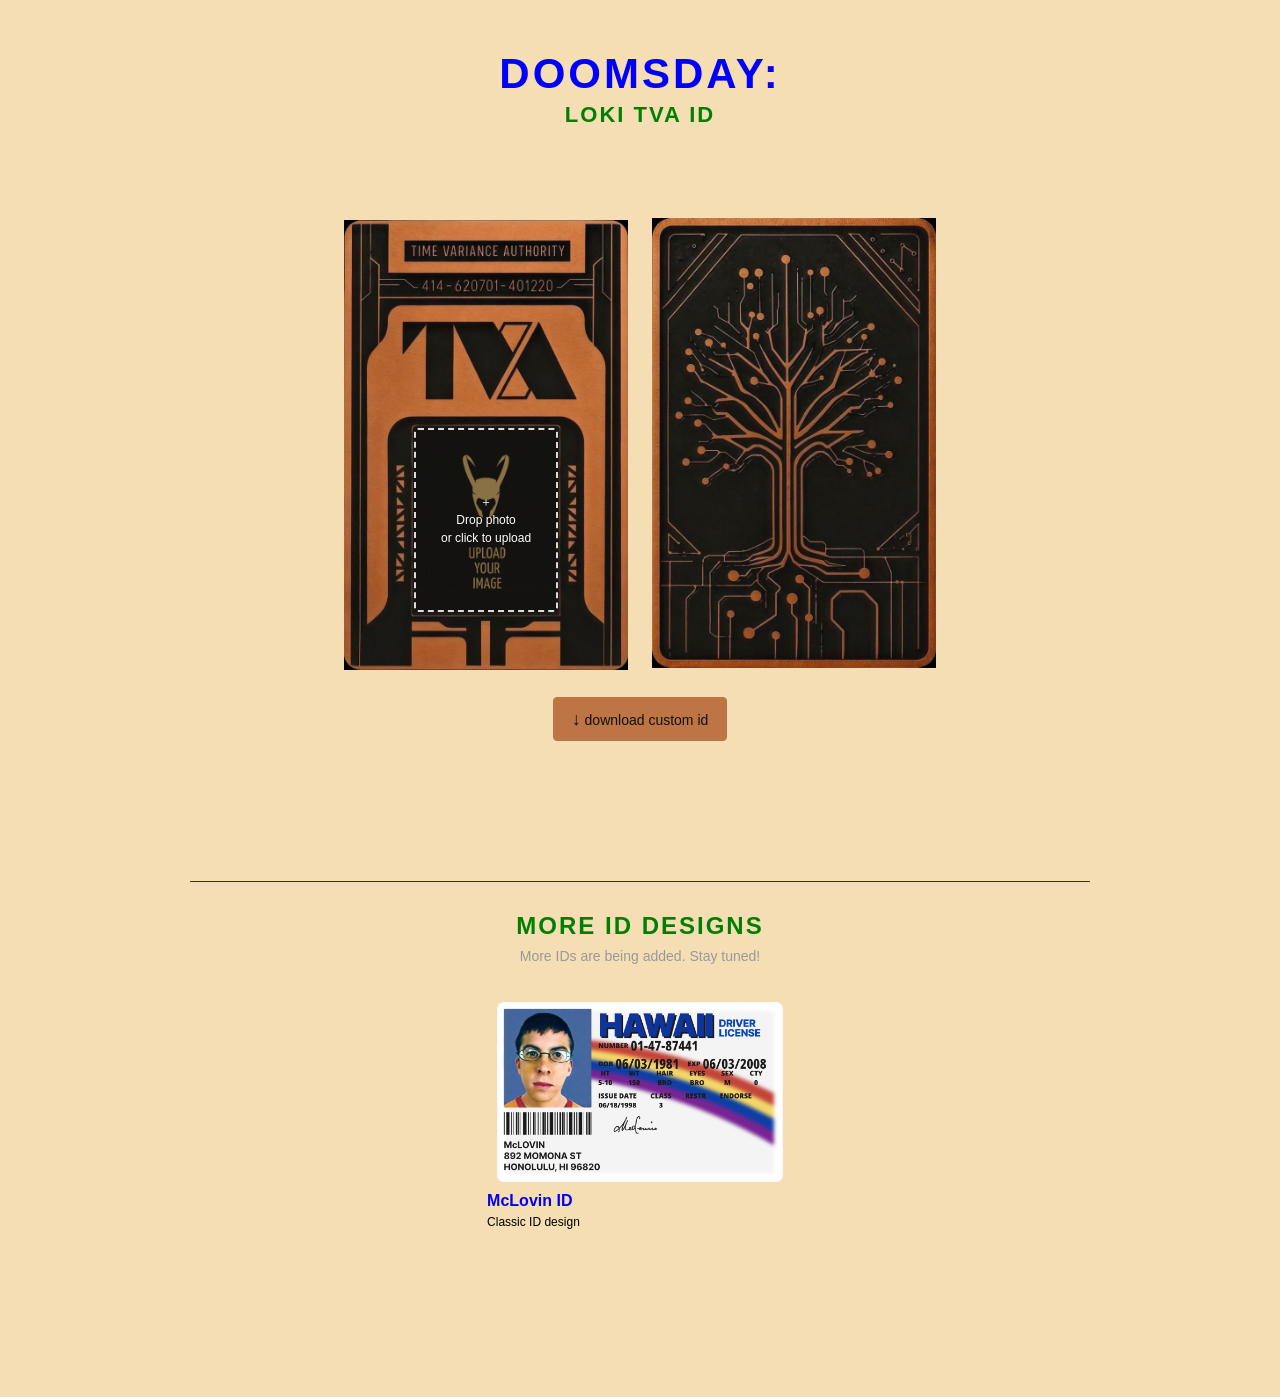
<file: Index.html>
<!DOCTYPE html>
<html lang="en">
<head>
    <meta charset="UTF-8">
    <meta name="viewport" content="width=device-width, initial-scale=1.0">
    <title>Doomsday: Loki TVA ID</title>
    <link rel="stylesheet" href="style.css">
</head>
<body>
    <header>
        <h1>DOOMSDAY:</h1>
        <h2>LOKI TVA ID</h2>
    </header>

    <main>
        <section class="Cards">

            <div class="front-card">
                <img src="tva-loki-custom-front.png" alt="Loki TVA ID front">
                <label for="photo-upload" class="upload-button" id="drop-zone">
                    <img id="photo-preview" alt="Uploaded portrait">
                    <span id="upload-text">＋<br>Drop photo<br>or click to upload</span>
                </label>
                <input type="file" id="photo-upload" accept="image/png">
            </div>
            <div class="back-card">
                <img src="tva-loki-back.png" alt="Loki TVA ID back">
            </div>
        </section>
            <div class="actions">
                <button id="downloadButton" type="button">
                    <span>↓</span> download custom id
                </button>
            </div>
        </section>
        <footer class="id-gallery">
            <div class="gallery-heading">
                <h2>MORE ID DESIGNS</h2>
                <p>More IDs are being added. Stay tuned!</p>
            </div>

            <div class="others">
                <article class="others-card">
                    <a href="mclovin.html">
                    <div class="card-image">
                        <img src="mclovin-default-front.png" alt="McLovin ID design" loading="lazy">
                    </div>
                    </a>
                    <div class="card-details">
                        <h3>McLovin ID</h3>
                        <p>Classic ID design</p>
                    </div>
                </article>
            </div>
        </footer>
        </div>
    </main>
</body>
<script src="script.js"></script>
</html>
</file>
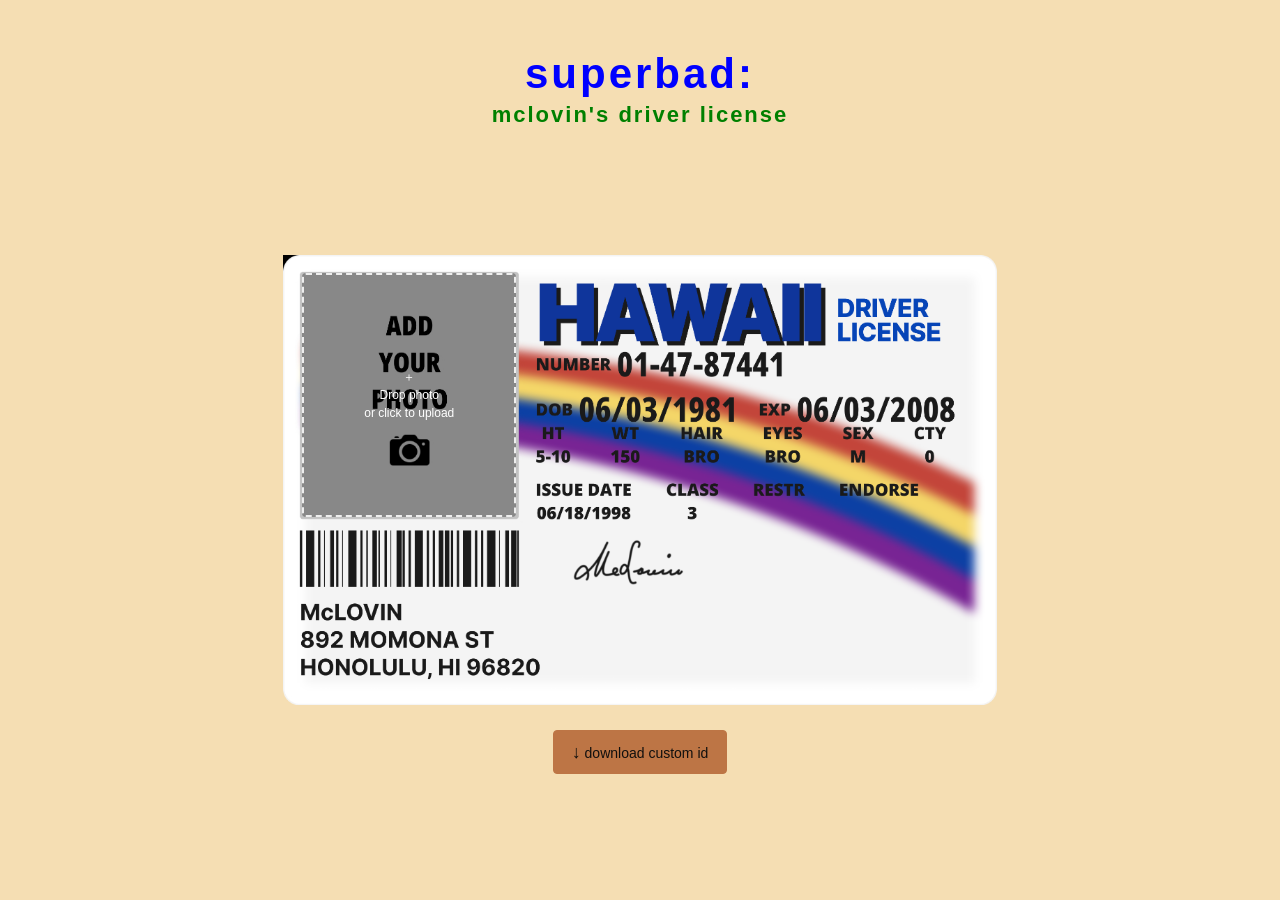
<file: mclovin.html>
<!DOCTYPE html>
<html lang="en">
<head>
    <meta charset="UTF-8">
    <meta name="viewport" content="width=device-width, initial-scale=1.0">
    <title>superbad: mclovin's driver license</title>
    <link rel="stylesheet" href="style.css">
    <link rel="stylesheet" href="mclovin.css">
</head>
<body>
    <header>
        <h1>superbad:</h1>
        <h2>mclovin's driver license</h2>
    </header>

    <main>
        <section class="Cards">

            <div class="front-card">
                <img src="mclovin-custom-front.png" alt="Loki TVA ID front">
                <label for="photo-upload" class="upload-button" id="drop-zone">
                    <img id="photo-preview" alt="Uploaded portrait">
                    <span id="upload-text">＋<br>Drop photo<br>or click to upload</span>
                </label>
                <input type="file" id="photo-upload" accept="image/png">
            </div>
        </section>
            <div class="actions">
                <button id="downloadButton" type="button"><span>↓</span> download custom id</button>
            </div>
        </section>

        </div>
    </main>
</body>
<script src="script.js"></script>
</html>
</file>
<file: style.css>
* {
    font-family: 'Oswald', Impact, sans-serif;
    margin: 0;
    padding: 0;
}

body {
    min-height: 100vh;
    align-items: center;
    display: flex;
    flex-direction: column;
    background-color: wheat;
}

header {
    margin-top: 50px;
    gap: 4px;
    display: flex;
    align-items: center;
    justify-content: center;
    flex-direction: column;
}

h1 {
    color: blue;
    font-size: 42px;
    letter-spacing: 3px;
}

h2 {
    color: green;
    font-size: 22px;
    letter-spacing: 2px;
    margin-bottom: 10vh;
}

main {
    width: 100%;
    display: flex;
    align-items: center;
    justify-content: center;
    flex: 1;
    flex-direction: column;

}

.Cards {
    display: flex;
    align-items: center;
    justify-content: center;
    gap: 24px;

}

img {
    height: 450px;
}

.front-card {
    position: relative;
    line-height: 0;
}

#photo-upload {
    display: none;
}

.upload-button {
    position: absolute;
    top: 66.7%;
    left: 50%;
    transform: translate(-50%, -50%);

    width: 140px;
    height: 180px;

    border: 2px dashed rgba(255, 255, 255, 0.85);
    border-radius: 4px;
    background: rgba(0, 0, 0, 0.3);

    display: flex;
    flex-direction: column;
    align-items: center;
    justify-content: center;

    color: white;
    font-size: 12px;
    line-height: 1.5;
    text-align: center;
    cursor: pointer;
    overflow: hidden;
}

#photo-preview {
    display: none;
    width: 100%;
    height: 100%;
    object-fit: cover;
}

.actions {
    display: flex;
    justify-content: center;
    align-items: center;
    /* gap: 12px; */
    flex-wrap: wrap;
    margin-top: 25px;
}

.actions button {
    padding: 12px 18px;
    font-size: 14px;
    font-family: inherit;
    cursor: pointer;
    border-radius: 4px;
}

#downloadButton {
    background: #bd7545;
    color: #11100e;
    border: 1px solid #bd7545;
    margin-bottom: 10vh;
}

/* #resetButton {
    background: transparent;
    color: #bd7545;
    border: 1px solid #bd7545;
} */

/* #resetButton:hover {
    background: rgba(189, 117, 69, 0.12);
} */
.actions button span {
    font-size: 18px;
    line-height: 1;
}


footer {
    display: flex;
    margin-top: 50px;
}

.id-gallery {
    display: flex;
    flex-direction: column;
    width: min(900px, calc(100% - 32px));
    margin: 50px auto 20px;
    padding: 30px 0 15px;
    border-top: 1px solid #333;
    color: white;
}

.gallery-heading {
    text-align: center;
    margin-bottom: 28px;
}

.gallery-heading h2 {
    font-size: 24px;
    letter-spacing: 2px;
    margin-bottom: 8px;
}

.gallery-heading p {
    color: #999;
    font-size: 14px;
}

.others {
    display: grid;
    grid-template-rows: 150px 200px;
    justify-content: center;
    gap: 20px;
}

.card-image {
    height: 180px;
    padding: 10px;
    display: flex;
    align-items: center;
    justify-content: center;
}

.card-image img {
    width: 100%;
    height: 100%;
    object-fit: contain;
    display: block;
}

.card-details h3 {
    color: blue;
    font-size: 16px;
    margin-bottom: 5px;
}
.card-details p {
    font-size: 12px;
    color: black;
}
</file>
<file: mclovin.css>
.upload-button {
    position: absolute;
    top: 31.3%;
    left: 17.7%;
    width: 210px;
    height: 240px;
}
</file>
